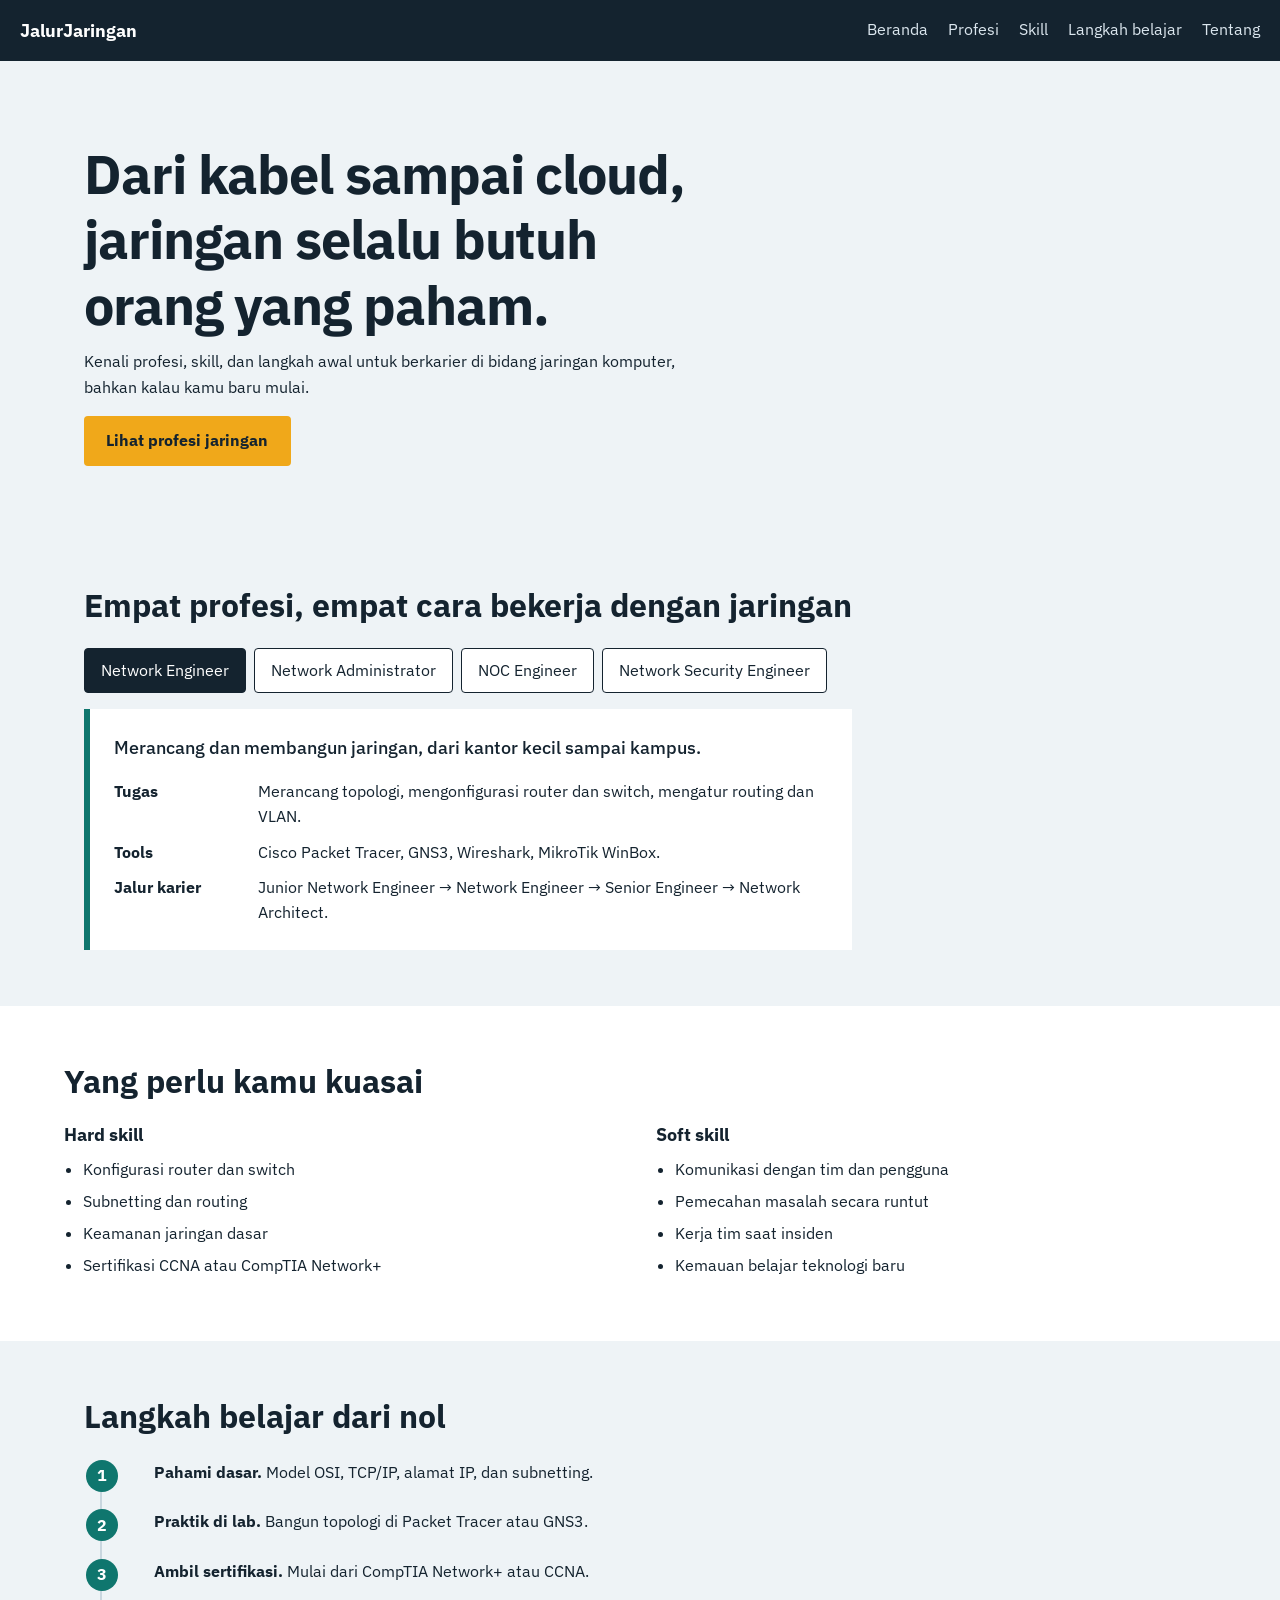
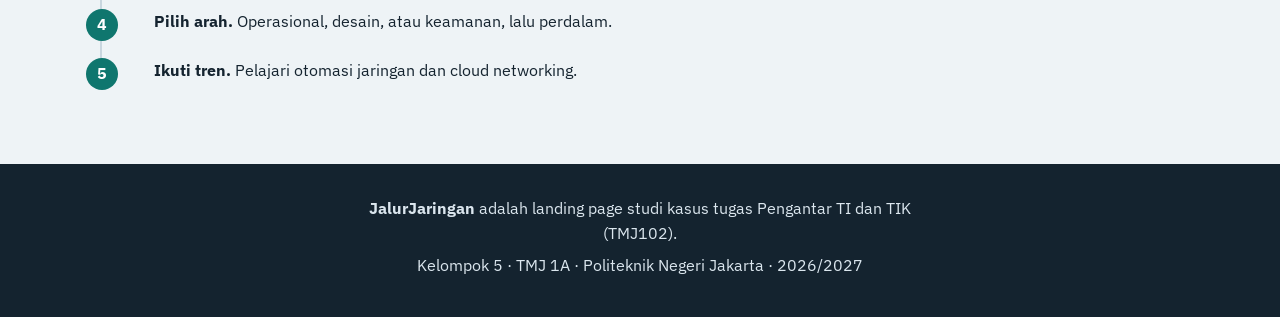
<file: files/index.html>
<!DOCTYPE html>
<html lang="id">
<head>
  <meta charset="UTF-8">
  <meta name="viewport" content="width=device-width, initial-scale=1">
  <title>JalurJaringan – Peta Karier Network untuk Pemula</title>
  <meta name="description" content="Kenali profesi, skill, dan langkah awal berkarier di bidang jaringan komputer.">
  <link rel="preconnect" href="https://fonts.googleapis.com">
  <link rel="stylesheet" href="https://fonts.googleapis.com/css2?family=IBM+Plex+Sans:wght@400;500;700&family=IBM+Plex+Mono:wght@500&display=swap">
  <link rel="stylesheet" href="style.css">
</head>
<body>

  <header class="site-header">
    <a class="brand" href="#beranda">JalurJaringan</a>
    <button class="nav-toggle" id="navToggle" aria-expanded="false" aria-controls="mainNav">Menu</button>
    <nav id="mainNav" class="main-nav" aria-label="Navigasi utama">
      <a href="#beranda">Beranda</a>
      <a href="#profesi">Profesi</a>
      <a href="#skill">Skill</a>
      <a href="#langkah">Langkah belajar</a>
      <a href="#tentang">Tentang</a>
    </nav>
  </header>

  <main>
    <!-- HERO -->
    <section class="hero" id="beranda">
      <div class="hero-text">
        <h1>Dari kabel sampai cloud, jaringan selalu butuh orang yang paham.</h1>
        <p>Kenali profesi, skill, dan langkah awal untuk berkarier di bidang jaringan komputer, bahkan kalau kamu baru mulai.</p>
        <a class="btn" href="#profesi">Lihat profesi jaringan</a>
      </div>
    </section>

    <!-- PROFESI -->
    <section class="section" id="profesi">
      <h2>Empat profesi, empat cara bekerja dengan jaringan</h2>
      <div class="tabs" role="tablist" aria-label="Pilih profesi">
        <button role="tab" id="tab-ne" aria-selected="true" aria-controls="panel-ne" data-role="ne">Network Engineer</button>
        <button role="tab" id="tab-na" aria-selected="false" aria-controls="panel-na" data-role="na" tabindex="-1">Network Administrator</button>
        <button role="tab" id="tab-noc" aria-selected="false" aria-controls="panel-noc" data-role="noc" tabindex="-1">NOC Engineer</button>
        <button role="tab" id="tab-nse" aria-selected="false" aria-controls="panel-nse" data-role="nse" tabindex="-1">Network Security Engineer</button>
      </div>

      <article class="panel" id="panel-ne" role="tabpanel" aria-labelledby="tab-ne">
        <p class="lead">Merancang dan membangun jaringan, dari kantor kecil sampai kampus.</p>
        <dl class="detail">
          <dt>Tugas</dt><dd>Merancang topologi, mengonfigurasi router dan switch, mengatur routing dan VLAN.</dd>
          <dt>Tools</dt><dd>Cisco Packet Tracer, GNS3, Wireshark, MikroTik WinBox.</dd>
          <dt>Jalur karier</dt><dd>Junior Network Engineer → Network Engineer → Senior Engineer → Network Architect.</dd>
        </dl>
      </article>

      <article class="panel" id="panel-na" role="tabpanel" aria-labelledby="tab-na" hidden>
        <p class="lead">Menjaga jaringan harian tetap berjalan dan terkelola.</p>
        <dl class="detail">
          <dt>Tugas</dt><dd>Mengelola akun dan hak akses, memantau perangkat, memperbarui firmware, mendokumentasikan jaringan.</dd>
          <dt>Tools</dt><dd>Winbox, SNMP monitoring, Zabbix, Active Directory.</dd>
          <dt>Jalur karier</dt><dd>IT Support → Network Administrator → IT Infrastructure Manager.</dd>
        </dl>
      </article>

      <article class="panel" id="panel-noc" role="tabpanel" aria-labelledby="tab-noc" hidden>
        <p class="lead">Mengawasi kondisi jaringan selama jam kerja atau 24 jam.</p>
        <dl class="detail">
          <dt>Tugas</dt><dd>Memantau dashboard, menangani insiden, mengeskalasi gangguan ke tim terkait, mencatat tiket.</dd>
          <dt>Tools</dt><dd>Grafana, Nagios, PRTG, sistem tiket seperti Jira Service Management.</dd>
          <dt>Jalur karier</dt><dd>NOC Operator → NOC Engineer → Network Engineer atau NOC Lead.</dd>
        </dl>
      </article>

      <article class="panel" id="panel-nse" role="tabpanel" aria-labelledby="tab-nse" hidden>
        <p class="lead">Melindungi jaringan dari akses dan serangan yang tidak sah.</p>
        <dl class="detail">
          <dt>Tugas</dt><dd>Mengatur firewall, VPN, dan IDS/IPS, menganalisis log, menguji celah keamanan.</dd>
          <dt>Tools</dt><dd>pfSense, Fortinet, Wireshark, Nmap, Snort.</dd>
          <dt>Jalur karier</dt><dd>Network Engineer → Network Security Engineer → Security Architect.</dd>
        </dl>
      </article>
    </section>

    <!-- SKILL -->
    <section class="section alt" id="skill">
      <h2>Yang perlu kamu kuasai</h2>
      <div class="two-col">
        <div>
          <h3>Hard skill</h3>
          <ul>
            <li>Konfigurasi router dan switch</li>
            <li>Subnetting dan routing</li>
            <li>Keamanan jaringan dasar</li>
            <li>Sertifikasi CCNA atau CompTIA Network+</li>
          </ul>
        </div>
        <div>
          <h3>Soft skill</h3>
          <ul>
            <li>Komunikasi dengan tim dan pengguna</li>
            <li>Pemecahan masalah secara runtut</li>
            <li>Kerja tim saat insiden</li>
            <li>Kemauan belajar teknologi baru</li>
          </ul>
        </div>
      </div>
    </section>

    <!-- LANGKAH (urutan nyata, jadi bernomor) -->
    <section class="section" id="langkah">
      <h2>Langkah belajar dari nol</h2>
      <ol class="steps">
        <li><strong>Pahami dasar.</strong> Model OSI, TCP/IP, alamat IP, dan subnetting.</li>
        <li><strong>Praktik di lab.</strong> Bangun topologi di Packet Tracer atau GNS3.</li>
        <li><strong>Ambil sertifikasi.</strong> Mulai dari CompTIA Network+ atau CCNA.</li>
        <li><strong>Pilih arah.</strong> Operasional, desain, atau keamanan, lalu perdalam.</li>
        <li><strong>Ikuti tren.</strong> Pelajari otomasi jaringan dan cloud networking.</li>
      </ol>
    </section>
  </main>

  <footer class="site-footer" id="tentang">
    <p><strong>JalurJaringan</strong> adalah landing page studi kasus tugas Pengantar TI dan TIK (TMJ102).</p>
    <p>Kelompok 5 · TMJ 1A · Politeknik Negeri Jakarta · 2026/2027</p>
  </footer>

  <script src="script.js"></script>
</body>
</html>
</file>
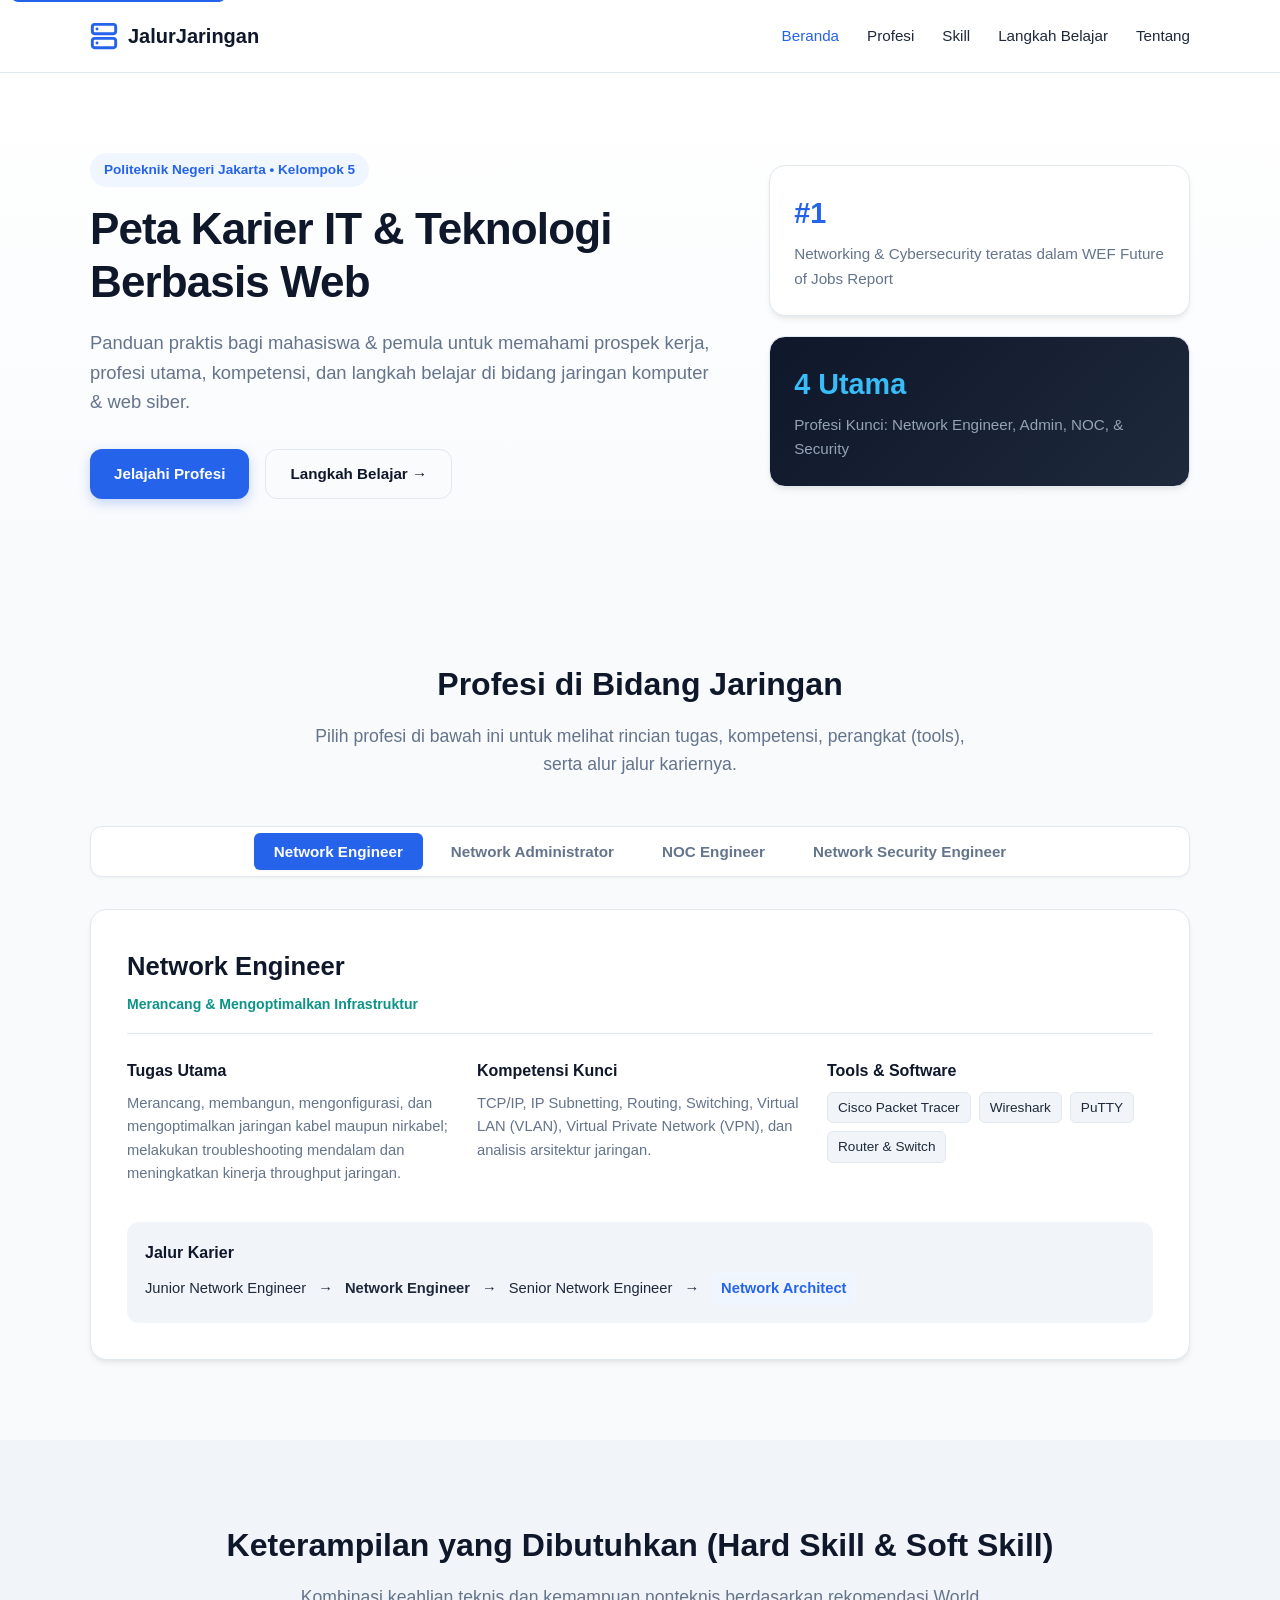
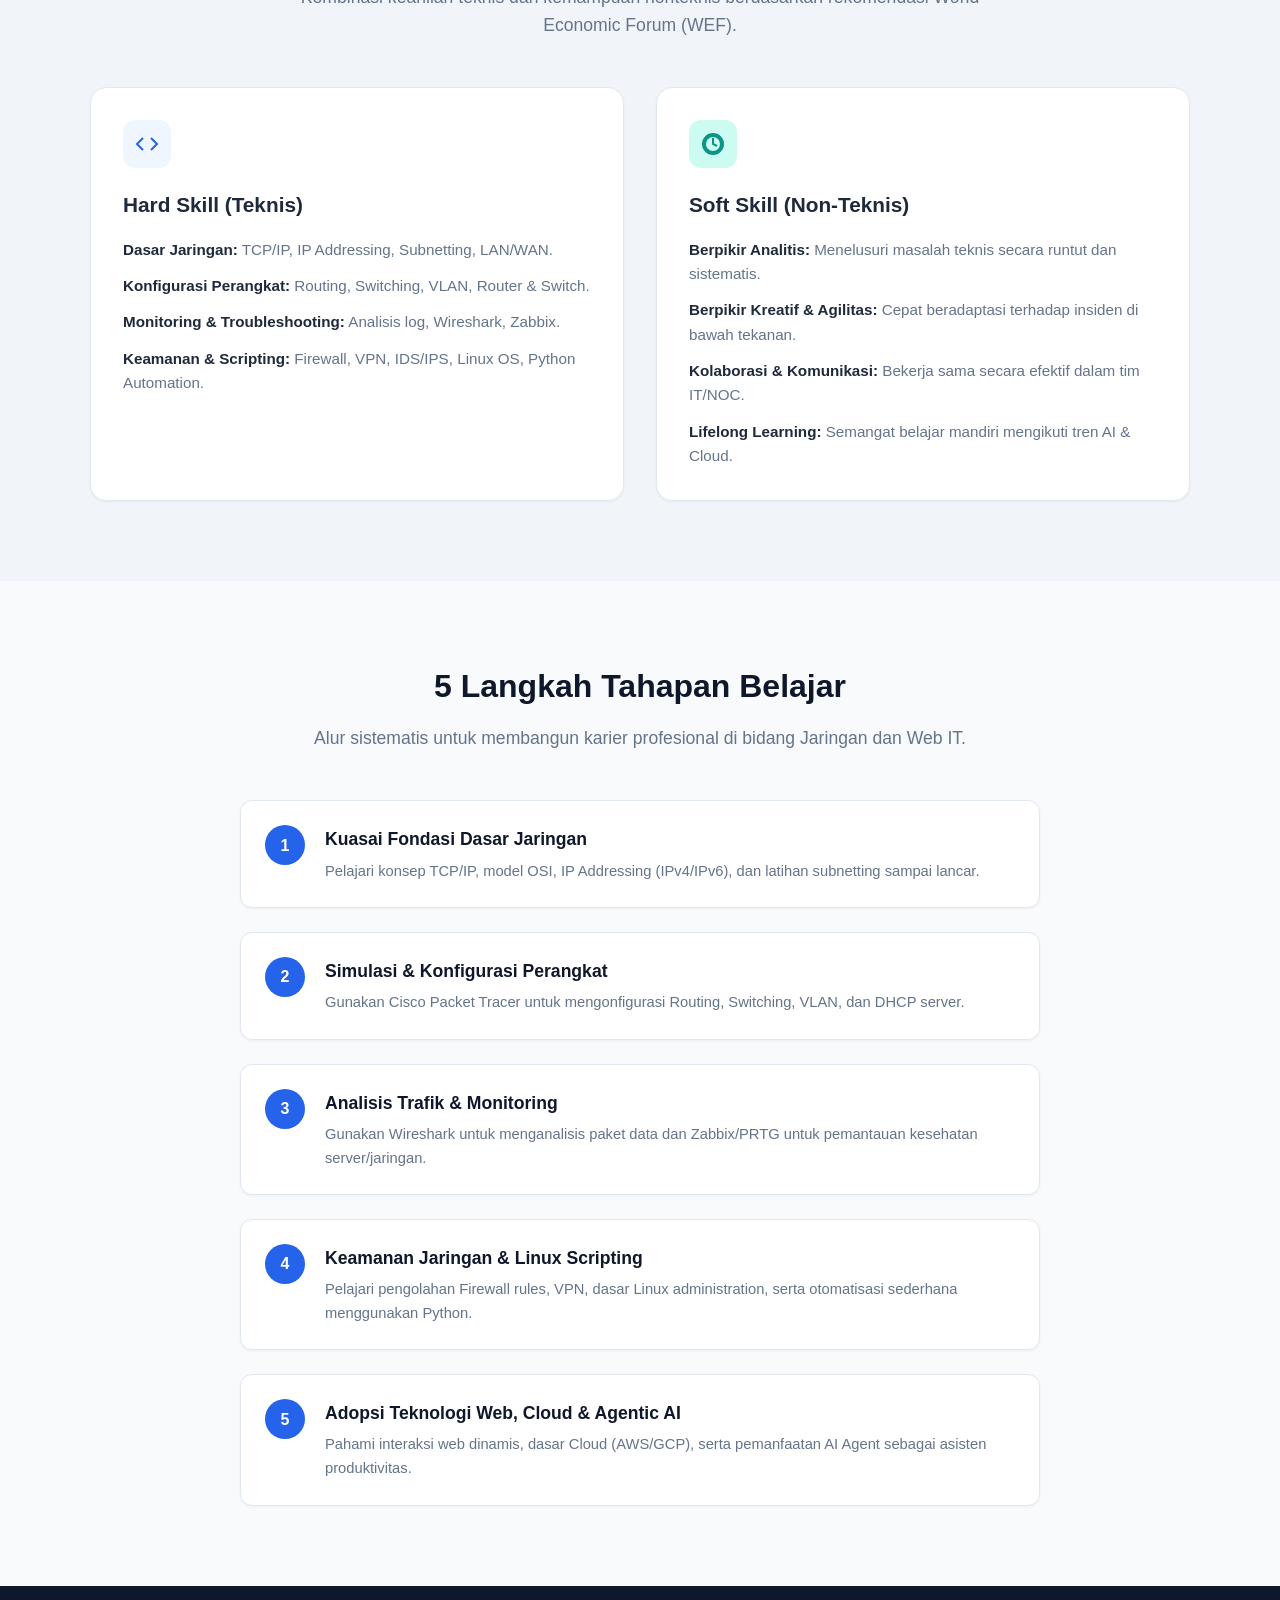
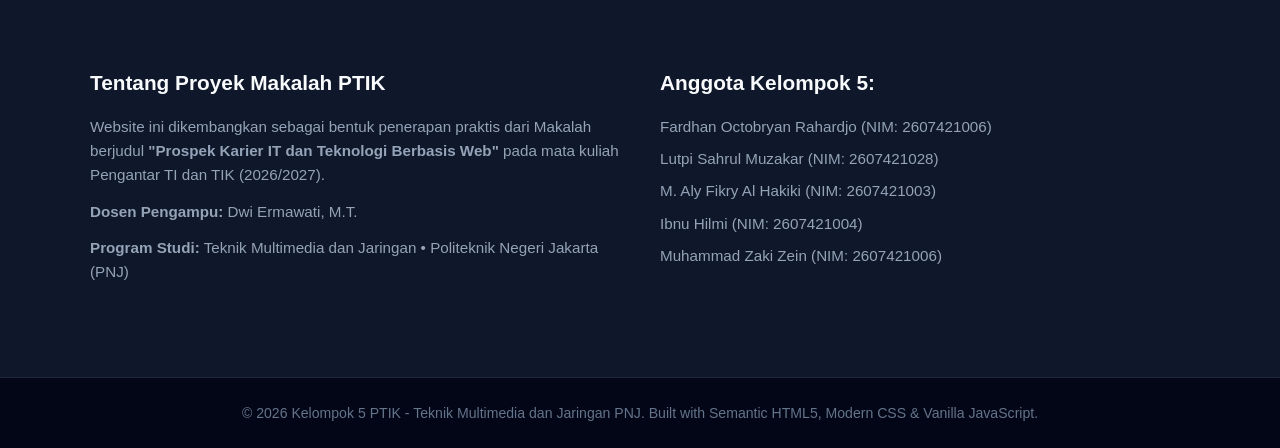
<file: jalur-jaringan-website/index.html>
<!DOCTYPE html>
<html lang="id">
<head>
    <meta charset="UTF-8">
    <meta name="viewport" content="width=device-width, initial-scale=1.0">
    <!-- Security Header Meta Tag (CSP) -->
    <meta http-equiv="Content-Security-Policy" content="default-src 'self'; style-src 'self' https://fonts.googleapis.com 'unsafe-inline'; font-src 'self' https://fonts.gstatic.com; script-src 'self'; img-src 'self' data:;">
    <meta name="description" content="JalurJaringan - Peta Karier IT & Teknologi Berbasis Web. Panduan interaktif profesi jaringan komputer untuk mahasiswa TMJ PNJ.">
    <title>JalurJaringan - Peta Karier IT & Teknologi Berbasis Web</title>
    <!-- Google Fonts -->
    <link rel="preconnect" href="https://fonts.googleapis.com">
    <link rel="preconnect" href="https://fonts.gstatic.com" crossorigin>
    <link href="https://fonts.googleapis.com/css2?family=Plus+Jakarta+Sans:wght@400;500;600;700;800&display=swap" rel="stylesheet">
    <link rel="stylesheet" href="css/style.css">
</head>
<body>
    <!-- Skip to Content for Accessibility -->
    <a href="#main-content" class="skip-link">Lompat ke Konten Utama</a>

    <!-- Header Navigation -->
    <header class="site-header">
        <div class="container nav-container">
            <a href="#" class="brand-logo">
                <svg width="28" height="28" viewBox="0 0 24 24" fill="none" stroke="currentColor" stroke-width="2.5" stroke-linecap="round" stroke-linejoin="round"><rect x="2" y="2" width="20" height="8" rx="2" ry="2"></rect><rect x="2" y="14" width="20" height="8" rx="2" ry="2"></rect><line x1="6" y1="6" x2="6.01" y2="6"></line><line x1="6" y1="18" x2="6.01" y2="18"></line></svg>
                <span>JalurJaringan</span>
            </a>
            
            <button class="mobile-toggle" aria-expanded="false" aria-controls="primary-menu" aria-label="Buka Menu Navigasi">
                <span class="hamburger"></span>
            </button>

            <nav id="primary-menu" class="nav-menu">
                <ul>
                    <li><a href="#beranda" class="nav-link active">Beranda</a></li>
                    <li><a href="#profesi" class="nav-link">Profesi</a></li>
                    <li><a href="#skill" class="nav-link">Skill</a></li>
                    <li><a href="#langkah-belajar" class="nav-link">Langkah Belajar</a></li>
                    <li><a href="#tentang" class="nav-link">Tentang</a></li>
                </ul>
            </nav>
        </div>
    </header>

    <main id="main-content">
        <!-- Hero Section -->
        <section id="beranda" class="hero-section">
            <div class="container hero-grid">
                <div class="hero-text">
                    <span class="badge">Politeknik Negeri Jakarta &bull; Kelompok 5</span>
                    <h1>Peta Karier IT &amp; Teknologi Berbasis Web</h1>
                    <p class="hero-subtitle">
                        Panduan praktis bagi mahasiswa &amp; pemula untuk memahami prospek kerja, profesi utama, kompetensi, dan langkah belajar di bidang jaringan komputer &amp; web siber.
                    </p>
                    <div class="hero-actions">
                        <a href="#profesi" class="btn btn-primary">Jelajahi Profesi</a>
                        <a href="#langkah-belajar" class="btn btn-secondary">Langkah Belajar &rarr;</a>
                    </div>
                </div>
                <div class="hero-card-preview">
                    <div class="stat-card">
                        <div class="stat-number">#1</div>
                        <div class="stat-label">Networking &amp; Cybersecurity teratas dalam WEF Future of Jobs Report</div>
                    </div>
                    <div class="stat-card accent">
                        <div class="stat-number">4 Utama</div>
                        <div class="stat-label">Profesi Kunci: Network Engineer, Admin, NOC, &amp; Security</div>
                    </div>
                </div>
            </div>
        </section>

        <!-- Section Profesi (Interactive Tabs) -->
        <section id="profesi" class="section profesi-section">
            <div class="container">
                <div class="section-header text-center">
                    <h2>Profesi di Bidang Jaringan</h2>
                    <p>Pilih profesi di bawah ini untuk melihat rincian tugas, kompetensi, perangkat (tools), serta alur jalur kariernya.</p>
                </div>

                <!-- Tab Controls -->
                <div class="tab-list" role="tablist" aria-label="Pilihan Profesi Jaringan">
                    <button role="tab" aria-selected="true" aria-controls="panel-ne" id="tab-ne" data-role="ne" tabindex="0">Network Engineer</button>
                    <button role="tab" aria-selected="false" aria-controls="panel-na" id="tab-na" data-role="na" tabindex="-1">Network Administrator</button>
                    <button role="tab" aria-selected="false" aria-controls="panel-noc" id="tab-noc" data-role="noc" tabindex="-1">NOC Engineer</button>
                    <button role="tab" aria-selected="false" aria-controls="panel-nse" id="tab-nse" data-role="nse" tabindex="-1">Network Security Engineer</button>
                </div>

                <!-- Tab Panels -->
                <!-- Panel 1: Network Engineer -->
                <div id="panel-ne" role="tabpanel" aria-labelledby="tab-ne" class="tab-panel active">
                    <div class="profesi-card">
                        <div class="profesi-card-header">
                            <h3>Network Engineer</h3>
                            <span class="role-tag">Merancang &amp; Mengoptimalkan Infrastruktur</span>
                        </div>
                        <div class="profesi-grid">
                            <div class="profesi-box">
                                <h4>Tugas Utama</h4>
                                <p>Merancang, membangun, mengonfigurasi, dan mengoptimalkan jaringan kabel maupun nirkabel; melakukan troubleshooting mendalam dan meningkatkan kinerja throughput jaringan.</p>
                            </div>
                            <div class="profesi-box">
                                <h4>Kompetensi Kunci</h4>
                                <p>TCP/IP, IP Subnetting, Routing, Switching, Virtual LAN (VLAN), Virtual Private Network (VPN), dan analisis arsitektur jaringan.</p>
                            </div>
                            <div class="profesi-box">
                                <h4>Tools &amp; Software</h4>
                                <ul class="tags-list">
                                    <li>Cisco Packet Tracer</li>
                                    <li>Wireshark</li>
                                    <li>PuTTY</li>
                                    <li>Router &amp; Switch</li>
                                </ul>
                            </div>
                            <div class="profesi-box full-width">
                                <h4>Jalur Karier</h4>
                                <div class="career-path">
                                    <span>Junior Network Engineer</span> &rarr; 
                                    <strong>Network Engineer</strong> &rarr; 
                                    <span>Senior Network Engineer</span> &rarr; 
                                    <span class="badge-highlight">Network Architect</span>
                                </div>
                            </div>
                        </div>
                    </div>
                </div>

                <!-- Panel 2: Network Administrator -->
                <div id="panel-na" role="tabpanel" aria-labelledby="tab-na" class="tab-panel hidden">
                    <div class="profesi-card">
                        <div class="profesi-card-header">
                            <h3>Network Administrator</h3>
                            <span class="role-tag">Pemeliharaan &amp; Operasional Harian</span>
                        </div>
                        <div class="profesi-grid">
                            <div class="profesi-box">
                                <h4>Tugas Utama</h4>
                                <p>Mengelola operasional jaringan harian, memelihara router dan switch, mengatur hak akses pengguna, memeriksa konektivitas, serta menangani gangguan rutin.</p>
                            </div>
                            <div class="profesi-box">
                                <h4>Kompetensi Kunci</h4>
                                <p>Konfigurasi LAN/WAN, IP Addressing, administrasi sistem (Windows/Linux Server), manajemen akun pengguna, dan troubleshooting harian.</p>
                            </div>
                            <div class="profesi-box">
                                <h4>Tools &amp; Software</h4>
                                <ul class="tags-list">
                                    <li>Wireshark</li>
                                    <li>PuTTY</li>
                                    <li>Monitoring Tools</li>
                                    <li>Active Directory</li>
                                </ul>
                            </div>
                            <div class="profesi-box full-width">
                                <h4>Jalur Karier</h4>
                                <div class="career-path">
                                    <span>IT Support / Network Tech</span> &rarr; 
                                    <strong>Network Administrator</strong> &rarr; 
                                    <span>Senior Network Admin</span> &rarr; 
                                    <span class="badge-highlight">Network Manager</span>
                                </div>
                            </div>
                        </div>
                    </div>
                </div>

                <!-- Panel 3: NOC Engineer -->
                <div id="panel-noc" role="tabpanel" aria-labelledby="tab-noc" class="tab-panel hidden">
                    <div class="profesi-card">
                        <div class="profesi-card-header">
                            <h3>NOC Engineer (Network Operations Center)</h3>
                            <span class="role-tag">Monitoring 24/7 &amp; Penanganan Insiden</span>
                        </div>
                        <div class="profesi-grid">
                            <div class="profesi-box">
                                <h4>Tugas Utama</h4>
                                <p>Memantau kondisi dan kinerja jaringan secara terus-menerus, menangani alarm sistem, menguji log gangguan awal, serta meneruskan tiket insiden kepada tim eskalasi.</p>
                            </div>
                            <div class="profesi-box">
                                <h4>Kompetensi Kunci</h4>
                                <p>Monitoring sistem &amp; jaringan, analisis log, pemahaman protokol SNMP/ICMP, troubleshooting awal, dokumentasi insiden, dan komunikasi tim.</p>
                            </div>
                            <div class="profesi-box">
                                <h4>Tools &amp; Software</h4>
                                <ul class="tags-list">
                                    <li>Zabbix</li>
                                    <li>PRTG Network Monitor</li>
                                    <li>Nagios</li>
                                    <li>Sistem Ticketing</li>
                                </ul>
                            </div>
                            <div class="profesi-box full-width">
                                <h4>Jalur Karier</h4>
                                <div class="career-path">
                                    <span>NOC Technician / Operator</span> &rarr; 
                                    <strong>NOC Engineer</strong> &rarr; 
                                    <span>Senior NOC Engineer</span> &rarr; 
                                    <span class="badge-highlight">NOC Team Lead / Operations Manager</span>
                                </div>
                            </div>
                        </div>
                    </div>
                </div>

                <!-- Panel 4: Network Security Engineer -->
                <div id="panel-nse" role="tabpanel" aria-labelledby="tab-nse" class="tab-panel hidden">
                    <div class="profesi-card">
                        <div class="profesi-card-header">
                            <h3>Network Security Engineer</h3>
                            <span class="role-tag">Proteksi &amp; Keamanan Siber Jaringan</span>
                        </div>
                        <div class="profesi-grid">
                            <div class="profesi-box">
                                <h4>Tugas Utama</h4>
                                <p>Merancang dan menerapkan sistem pertahanan siber jaringan, mengelola Firewall &amp; VPN, memantau ancaman intrusi, menguji kerentanan, serta merespons insiden keamanan.</p>
                            </div>
                            <div class="profesi-box">
                                <h4>Kompetensi Kunci</h4>
                                <p>Keamanan Jaringan, Firewall Rules, IPSec/SSL VPN, IDS/IPS (Suricata/Snort), Segmentasi Jaringan, Vulnerability Scanning, dan Kriptografi.</p>
                            </div>
                            <div class="profesi-box">
                                <h4>Tools &amp; Software</h4>
                                <ul class="tags-list">
                                    <li>Wireshark</li>
                                    <li>Next-Gen Firewall</li>
                                    <li>Suricata / Snort</li>
                                    <li>SIEM (Splunk / Wazuh)</li>
                                </ul>
                            </div>
                            <div class="profesi-box full-width">
                                <h4>Jalur Karier</h4>
                                <div class="career-path">
                                    <span>Junior Security Engineer</span> &rarr; 
                                    <strong>Network Security Engineer</strong> &rarr; 
                                    <span>Senior Security Engineer</span> &rarr; 
                                    <span class="badge-highlight">Security Architect / Security Manager</span>
                                </div>
                            </div>
                        </div>
                    </div>
                </div>
            </div>
        </section>

        <!-- Section Skill -->
        <section id="skill" class="section bg-light">
            <div class="container">
                <div class="section-header text-center">
                    <h2>Keterampilan yang Dibutuhkan (Hard Skill &amp; Soft Skill)</h2>
                    <p>Kombinasi keahlian teknis dan kemampuan nonteknis berdasarkan rekomendasi World Economic Forum (WEF).</p>
                </div>
                
                <div class="skill-grid">
                    <!-- Hard Skill Card -->
                    <div class="skill-card">
                        <div class="skill-card-icon hard">
                            <svg width="24" height="24" viewBox="0 0 24 24" fill="none" stroke="currentColor" stroke-width="2"><path d="M16 18l6-6-6-6"></path><path d="M8 6L2 12l6 6"></path></svg>
                        </div>
                        <h3>Hard Skill (Teknis)</h3>
                        <ul class="skill-list">
                            <li><strong>Dasar Jaringan:</strong> TCP/IP, IP Addressing, Subnetting, LAN/WAN.</li>
                            <li><strong>Konfigurasi Perangkat:</strong> Routing, Switching, VLAN, Router &amp; Switch.</li>
                            <li><strong>Monitoring &amp; Troubleshooting:</strong> Analisis log, Wireshark, Zabbix.</li>
                            <li><strong>Keamanan &amp; Scripting:</strong> Firewall, VPN, IDS/IPS, Linux OS, Python Automation.</li>
                        </ul>
                    </div>

                    <!-- Soft Skill Card -->
                    <div class="skill-card">
                        <div class="skill-card-icon soft">
                            <svg width="24" height="24" viewBox="0 0 24 24" fill="none" stroke="currentColor" stroke-width="2"><path d="M12 2a10 10 0 1 0 10 10A10 10 0 0 0 12 2zm0 18a8 8 0 1 1 8-8 8 8 0 0 1-8 8z"></path><path d="M12 6v6l4 2"></path></svg>
                        </div>
                        <h3>Soft Skill (Non-Teknis)</h3>
                        <ul class="skill-list">
                            <li><strong>Berpikir Analitis:</strong> Menelusuri masalah teknis secara runtut dan sistematis.</li>
                            <li><strong>Berpikir Kreatif &amp; Agilitas:</strong> Cepat beradaptasi terhadap insiden di bawah tekanan.</li>
                            <li><strong>Kolaborasi &amp; Komunikasi:</strong> Bekerja sama secara efektif dalam tim IT/NOC.</li>
                            <li><strong>Lifelong Learning:</strong> Semangat belajar mandiri mengikuti tren AI &amp; Cloud.</li>
                        </ul>
                    </div>
                </div>
            </div>
        </section>

        <!-- Section Langkah Belajar -->
        <section id="langkah-belajar" class="section">
            <div class="container">
                <div class="section-header text-center">
                    <h2>5 Langkah Tahapan Belajar</h2>
                    <p>Alur sistematis untuk membangun karier profesional di bidang Jaringan dan Web IT.</p>
                </div>

                <div class="timeline">
                    <div class="timeline-step">
                        <div class="timeline-number">1</div>
                        <div class="timeline-content">
                            <h3>Kuasai Fondasi Dasar Jaringan</h3>
                            <p>Pelajari konsep TCP/IP, model OSI, IP Addressing (IPv4/IPv6), dan latihan subnetting sampai lancar.</p>
                        </div>
                    </div>
                    <div class="timeline-step">
                        <div class="timeline-number">2</div>
                        <div class="timeline-content">
                            <h3>Simulasi &amp; Konfigurasi Perangkat</h3>
                            <p>Gunakan Cisco Packet Tracer untuk mengonfigurasi Routing, Switching, VLAN, dan DHCP server.</p>
                        </div>
                    </div>
                    <div class="timeline-step">
                        <div class="timeline-number">3</div>
                        <div class="timeline-content">
                            <h3>Analisis Trafik &amp; Monitoring</h3>
                            <p>Gunakan Wireshark untuk menganalisis paket data dan Zabbix/PRTG untuk pemantauan kesehatan server/jaringan.</p>
                        </div>
                    </div>
                    <div class="timeline-step">
                        <div class="timeline-number">4</div>
                        <div class="timeline-content">
                            <h3>Keamanan Jaringan &amp; Linux Scripting</h3>
                            <p>Pelajari pengolahan Firewall rules, VPN, dasar Linux administration, serta otomatisasi sederhana menggunakan Python.</p>
                        </div>
                    </div>
                    <div class="timeline-step">
                        <div class="timeline-number">5</div>
                        <div class="timeline-content">
                            <h3>Adopsi Teknologi Web, Cloud &amp; Agentic AI</h3>
                            <p>Pahami interaksi web dinamis, dasar Cloud (AWS/GCP), serta pemanfaatan AI Agent sebagai asisten produktivitas.</p>
                        </div>
                    </div>
                </div>
            </div>
        </section>

        <!-- Section tentang / Footer -->
        <section id="tentang" class="section bg-dark text-white">
            <div class="container">
                <div class="tentang-grid">
                    <div class="tentang-info">
                        <h3>Tentang Proyek Makalah PTIK</h3>
                        <p>Website ini dikembangkan sebagai bentuk penerapan praktis dari Makalah berjudul <strong>"Prospek Karier IT dan Teknologi Berbasis Web"</strong> pada mata kuliah Pengantar TI dan TIK (2026/2027).</p>
                        <p><strong>Dosen Pengampu:</strong> Dwi Ermawati, M.T.</p>
                        <p><strong>Program Studi:</strong> Teknik Multimedia dan Jaringan &bull; Politeknik Negeri Jakarta (PNJ)</p>
                    </div>

                    <div class="kelompok-box">
                        <h4>Anggota Kelompok 5:</h4>
                        <ul>
                            <li>Fardhan Octobryan Rahardjo (NIM: 2607421006)</li>
                            <li>Lutpi Sahrul Muzakar (NIM: 2607421028)</li>
                            <li>M. Aly Fikry Al Hakiki (NIM: 2607421003)</li>
                            <li>Ibnu Hilmi (NIM: 2607421004)</li>
                            <li>Muhammad Zaki Zein (NIM: 2607421006)</li>
                        </ul>
                    </div>
                </div>
            </div>
        </section>
    </main>

    <footer class="site-footer">
        <div class="container text-center">
            <p>&copy; 2026 Kelompok 5 PTIK - Teknik Multimedia dan Jaringan PNJ. Built with Semantic HTML5, Modern CSS &amp; Vanilla JavaScript.</p>
        </div>
    </footer>

    <script src="js/app.js"></script>
</body>
</html>
</file>
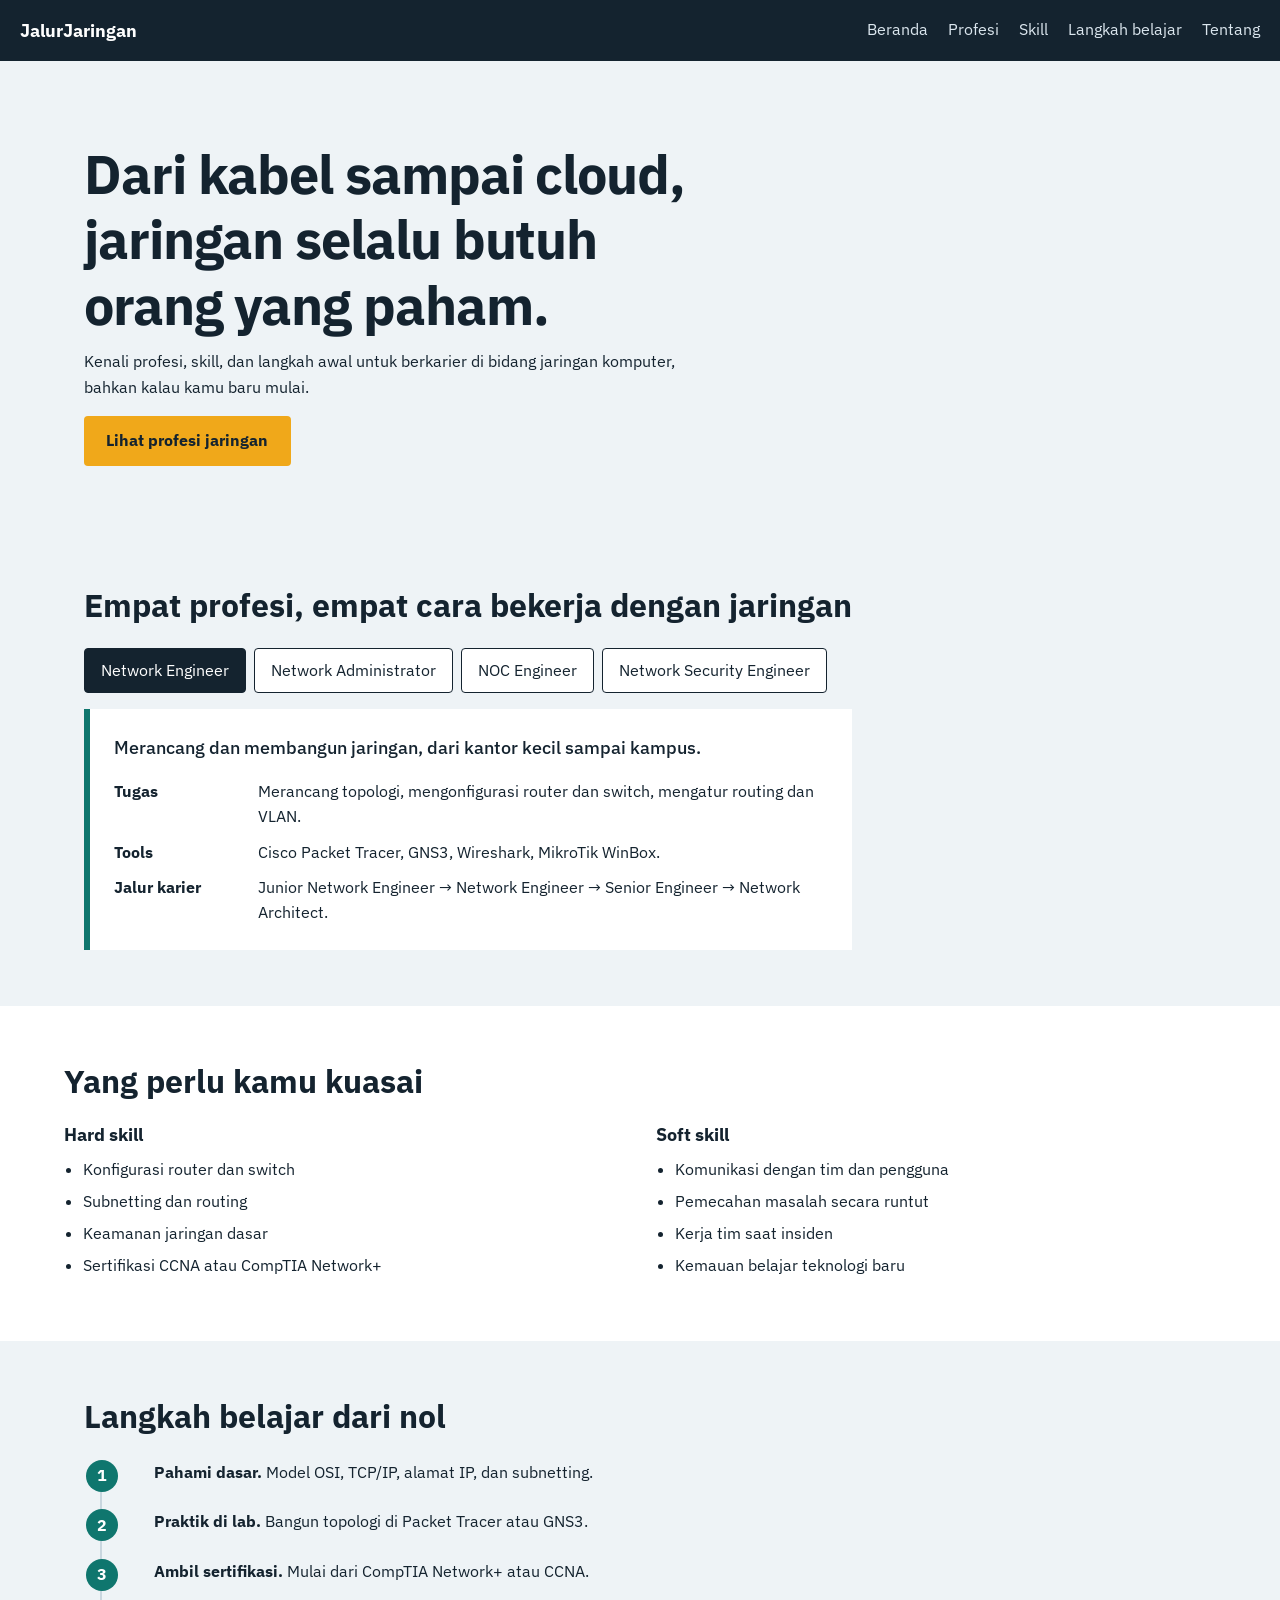
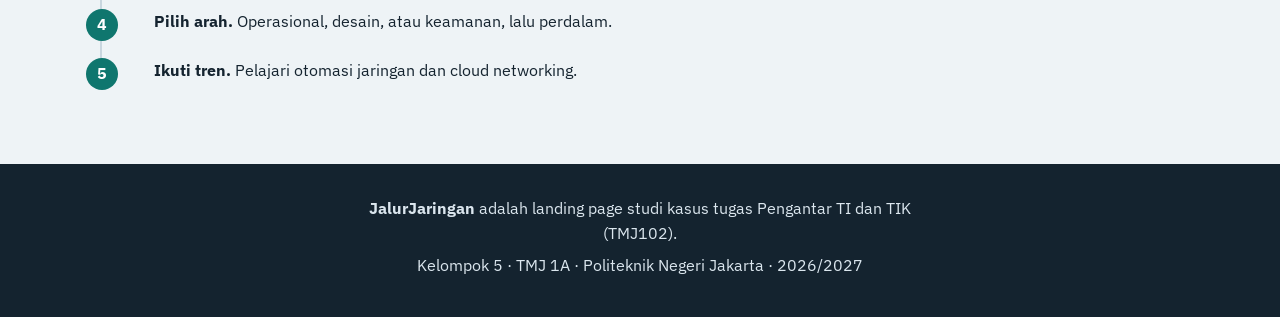
<file: files/landing-page-satu-file.html>
<!DOCTYPE html>
<html lang="id">
<head>
  <meta charset="UTF-8">
  <meta name="viewport" content="width=device-width, initial-scale=1">
  <title>JalurJaringan – Peta Karier Network untuk Pemula</title>
  <meta name="description" content="Kenali profesi, skill, dan langkah awal berkarier di bidang jaringan komputer.">
  <link rel="preconnect" href="https://fonts.googleapis.com">
  <link rel="stylesheet" href="https://fonts.googleapis.com/css2?family=IBM+Plex+Sans:wght@400;500;700&family=IBM+Plex+Mono:wght@500&display=swap">
  <style>
:root {
  --bg: #eef3f6;
  --surface: #ffffff;
  --ink: #14232f;
  --muted: #4b5f6e;
  --line: #c9d6df;
  --teal: #0f766e;
  --amber: #f0a81a;
  --font: "IBM Plex Sans", "Segoe UI", Arial, sans-serif;
  --mono: "IBM Plex Mono", Consolas, monospace;
}

* { box-sizing: border-box; }
html { scroll-behavior: smooth; scroll-padding-top: 4.5rem; }
body {
  margin: 0;
  font-family: var(--font);
  color: var(--ink);
  background: var(--bg);
  line-height: 1.6;
}
h1, h2, h3 { line-height: 1.2; margin: 0 0 .75rem; }
h1 { max-width: 20ch; font-size: clamp(2rem, 5vw, 3.4rem); font-weight: 700; letter-spacing: -.02em; }
h2 { font-size: clamp(1.4rem, 3vw, 2rem); }
h3 { font-size: 1.1rem; }
p { margin: 0 0 1rem; max-width: 60ch; }
a { color: var(--teal); }
:focus-visible { outline: 3px solid var(--amber); outline-offset: 2px; }

/* Header */
.site-header {
  position: sticky; top: 0; z-index: 10;
  display: flex; align-items: center; justify-content: space-between;
  padding: .8rem 1.25rem;
  background: var(--ink);
}
.brand { color: #fff; font-weight: 700; text-decoration: none; font-size: 1.15rem; }
.main-nav { display: flex; gap: 1.25rem; }
.main-nav a { color: #dbe6ee; text-decoration: none; padding: .25rem 0; border-bottom: 2px solid transparent; }
.main-nav a:hover { border-bottom-color: var(--amber); }
.nav-toggle {
  display: none; font: inherit; color: #fff; background: transparent;
  border: 1px solid #5d7384; padding: .35rem .8rem; cursor: pointer;
}

/* Hero */
.hero {
  max-width: 72rem; margin: 0 auto; padding: 5rem 1.25rem 4rem;
}
.btn {
  display: inline-block; background: var(--amber); color: var(--ink);
  font-weight: 700; padding: .75rem 1.4rem; text-decoration: none;
  border-radius: 4px;
}
.btn:hover { background: #ffbc3a; }

/* Sections */
.section { max-width: 72rem; margin: 0 auto; padding: 3.5rem 1.25rem; }
.section.alt { max-width: none; background: var(--surface); }
.section.alt > * { max-width: 72rem; margin-left: auto; margin-right: auto; }

/* Tabs */
.tabs { display: flex; flex-wrap: wrap; gap: .5rem; margin: 1.5rem 0 1rem; }
.tabs button {
  font: inherit; padding: .55rem 1rem; cursor: pointer;
  background: var(--surface); color: var(--ink);
  border: 1px solid var(--ink); border-radius: 4px;
}
.tabs button[aria-selected="true"] { background: var(--ink); color: #fff; }
.panel {
  background: var(--surface); border-left: 6px solid var(--teal);
  padding: 1.5rem; max-width: 48rem;
}
.lead { font-size: 1.15rem; font-weight: 500; }
.detail { display: grid; grid-template-columns: 8rem 1fr; gap: .6rem 1rem; margin: 0; }
.detail dt { font-weight: 700; }
.detail dd { margin: 0; }

/* Skill */
.two-col { display: grid; grid-template-columns: 1fr 1fr; gap: 2rem; margin-top: 1.5rem; }
.two-col ul { padding-left: 1.2rem; margin: 0; }
.two-col li { margin-bottom: .4rem; }

/* Langkah */
.steps { counter-reset: step; list-style: none; padding: 0; margin: 1.5rem 0 0; max-width: 48rem; }
.steps li {
  counter-increment: step; position: relative;
  padding: 0 0 1.5rem 3.25rem; border-left: 2px solid var(--line); margin-left: 1rem;
}
.steps li:last-child { border-left-color: transparent; }
.steps li::before {
  content: counter(step);
  position: absolute; left: -1rem; top: 0;
  width: 2rem; height: 2rem; border-radius: 50%;
  background: var(--teal); color: #fff; font-weight: 700;
  display: grid; place-items: center;
}

/* Footer */
.site-footer { background: var(--ink); color: #dbe6ee; padding: 2rem 1.25rem; text-align: center; }
.site-footer p { margin: 0 auto .4rem; }

/* Responsif */
@media (max-width: 820px) {
  .hero { padding-top: 3rem; }
  .two-col { grid-template-columns: 1fr; }
  .detail { grid-template-columns: 1fr; gap: .1rem; }
  .detail dd { margin-bottom: .6rem; }
  .nav-toggle { display: block; }
  .main-nav {
    display: none; position: absolute; top: 100%; left: 0; right: 0;
    flex-direction: column; gap: 0; background: var(--ink); padding: .5rem 1.25rem 1rem;
  }
  .main-nav.open { display: flex; }
  .main-nav a { padding: .6rem 0; }
}
@media (prefers-reduced-motion: reduce) {
  html { scroll-behavior: auto; }
}

</style>
</head>
<body>

  <header class="site-header">
    <a class="brand" href="#beranda">JalurJaringan</a>
    <button class="nav-toggle" id="navToggle" aria-expanded="false" aria-controls="mainNav">Menu</button>
    <nav id="mainNav" class="main-nav" aria-label="Navigasi utama">
      <a href="#beranda">Beranda</a>
      <a href="#profesi">Profesi</a>
      <a href="#skill">Skill</a>
      <a href="#langkah">Langkah belajar</a>
      <a href="#tentang">Tentang</a>
    </nav>
  </header>

  <main>
    <!-- HERO -->
    <section class="hero" id="beranda">
      <div class="hero-text">
        <h1>Dari kabel sampai cloud, jaringan selalu butuh orang yang paham.</h1>
        <p>Kenali profesi, skill, dan langkah awal untuk berkarier di bidang jaringan komputer, bahkan kalau kamu baru mulai.</p>
        <a class="btn" href="#profesi">Lihat profesi jaringan</a>
      </div>
    </section>

    <!-- PROFESI -->
    <section class="section" id="profesi">
      <h2>Empat profesi, empat cara bekerja dengan jaringan</h2>
      <div class="tabs" role="tablist" aria-label="Pilih profesi">
        <button role="tab" id="tab-ne" aria-selected="true" aria-controls="panel-ne" data-role="ne">Network Engineer</button>
        <button role="tab" id="tab-na" aria-selected="false" aria-controls="panel-na" data-role="na" tabindex="-1">Network Administrator</button>
        <button role="tab" id="tab-noc" aria-selected="false" aria-controls="panel-noc" data-role="noc" tabindex="-1">NOC Engineer</button>
        <button role="tab" id="tab-nse" aria-selected="false" aria-controls="panel-nse" data-role="nse" tabindex="-1">Network Security Engineer</button>
      </div>

      <article class="panel" id="panel-ne" role="tabpanel" aria-labelledby="tab-ne">
        <p class="lead">Merancang dan membangun jaringan, dari kantor kecil sampai kampus.</p>
        <dl class="detail">
          <dt>Tugas</dt><dd>Merancang topologi, mengonfigurasi router dan switch, mengatur routing dan VLAN.</dd>
          <dt>Tools</dt><dd>Cisco Packet Tracer, GNS3, Wireshark, MikroTik WinBox.</dd>
          <dt>Jalur karier</dt><dd>Junior Network Engineer → Network Engineer → Senior Engineer → Network Architect.</dd>
        </dl>
      </article>

      <article class="panel" id="panel-na" role="tabpanel" aria-labelledby="tab-na" hidden>
        <p class="lead">Menjaga jaringan harian tetap berjalan dan terkelola.</p>
        <dl class="detail">
          <dt>Tugas</dt><dd>Mengelola akun dan hak akses, memantau perangkat, memperbarui firmware, mendokumentasikan jaringan.</dd>
          <dt>Tools</dt><dd>Winbox, SNMP monitoring, Zabbix, Active Directory.</dd>
          <dt>Jalur karier</dt><dd>IT Support → Network Administrator → IT Infrastructure Manager.</dd>
        </dl>
      </article>

      <article class="panel" id="panel-noc" role="tabpanel" aria-labelledby="tab-noc" hidden>
        <p class="lead">Mengawasi kondisi jaringan selama jam kerja atau 24 jam.</p>
        <dl class="detail">
          <dt>Tugas</dt><dd>Memantau dashboard, menangani insiden, mengeskalasi gangguan ke tim terkait, mencatat tiket.</dd>
          <dt>Tools</dt><dd>Grafana, Nagios, PRTG, sistem tiket seperti Jira Service Management.</dd>
          <dt>Jalur karier</dt><dd>NOC Operator → NOC Engineer → Network Engineer atau NOC Lead.</dd>
        </dl>
      </article>

      <article class="panel" id="panel-nse" role="tabpanel" aria-labelledby="tab-nse" hidden>
        <p class="lead">Melindungi jaringan dari akses dan serangan yang tidak sah.</p>
        <dl class="detail">
          <dt>Tugas</dt><dd>Mengatur firewall, VPN, dan IDS/IPS, menganalisis log, menguji celah keamanan.</dd>
          <dt>Tools</dt><dd>pfSense, Fortinet, Wireshark, Nmap, Snort.</dd>
          <dt>Jalur karier</dt><dd>Network Engineer → Network Security Engineer → Security Architect.</dd>
        </dl>
      </article>
    </section>

    <!-- SKILL -->
    <section class="section alt" id="skill">
      <h2>Yang perlu kamu kuasai</h2>
      <div class="two-col">
        <div>
          <h3>Hard skill</h3>
          <ul>
            <li>Konfigurasi router dan switch</li>
            <li>Subnetting dan routing</li>
            <li>Keamanan jaringan dasar</li>
            <li>Sertifikasi CCNA atau CompTIA Network+</li>
          </ul>
        </div>
        <div>
          <h3>Soft skill</h3>
          <ul>
            <li>Komunikasi dengan tim dan pengguna</li>
            <li>Pemecahan masalah secara runtut</li>
            <li>Kerja tim saat insiden</li>
            <li>Kemauan belajar teknologi baru</li>
          </ul>
        </div>
      </div>
    </section>

    <!-- LANGKAH (urutan nyata, jadi bernomor) -->
    <section class="section" id="langkah">
      <h2>Langkah belajar dari nol</h2>
      <ol class="steps">
        <li><strong>Pahami dasar.</strong> Model OSI, TCP/IP, alamat IP, dan subnetting.</li>
        <li><strong>Praktik di lab.</strong> Bangun topologi di Packet Tracer atau GNS3.</li>
        <li><strong>Ambil sertifikasi.</strong> Mulai dari CompTIA Network+ atau CCNA.</li>
        <li><strong>Pilih arah.</strong> Operasional, desain, atau keamanan, lalu perdalam.</li>
        <li><strong>Ikuti tren.</strong> Pelajari otomasi jaringan dan cloud networking.</li>
      </ol>
    </section>
  </main>

  <footer class="site-footer" id="tentang">
    <p><strong>JalurJaringan</strong> adalah landing page studi kasus tugas Pengantar TI dan TIK (TMJ102).</p>
    <p>Kelompok 5 · TMJ 1A · Politeknik Negeri Jakarta · 2026/2027</p>
  </footer>

  <script>
// ===== 1. Menu navigasi (mobile) =====
const navToggle = document.getElementById("navToggle");
const mainNav = document.getElementById("mainNav");

navToggle.addEventListener("click", () => {
  const open = mainNav.classList.toggle("open");
  navToggle.setAttribute("aria-expanded", String(open));
});
mainNav.addEventListener("click", (e) => {
  if (e.target.tagName === "A") {
    mainNav.classList.remove("open");
    navToggle.setAttribute("aria-expanded", "false");
  }
});

// ===== 2. Tab profesi =====
const tabs = document.querySelectorAll('[role="tab"]');
const panels = document.querySelectorAll('[role="tabpanel"]');

function activateTab(tab) {
  tabs.forEach((t) => {
    const selected = t === tab;
    t.setAttribute("aria-selected", String(selected));
    t.tabIndex = selected ? 0 : -1;
  });
  panels.forEach((p) => {
    p.hidden = p.id !== "panel-" + tab.dataset.role;
  });
}
tabs.forEach((tab, i) => {
  tab.addEventListener("click", () => activateTab(tab));
  tab.addEventListener("keydown", (e) => {
    let next = null;
    if (e.key === "ArrowRight") next = tabs[(i + 1) % tabs.length];
    if (e.key === "ArrowLeft") next = tabs[(i - 1 + tabs.length) % tabs.length];
    if (next) { next.focus(); activateTab(next); }
  });
});

</script>
</body>
</html>
</file>
<file: files/style.css>
:root {
  --bg: #eef3f6;
  --surface: #ffffff;
  --ink: #14232f;
  --muted: #4b5f6e;
  --line: #c9d6df;
  --teal: #0f766e;
  --amber: #f0a81a;
  --font: "IBM Plex Sans", "Segoe UI", Arial, sans-serif;
  --mono: "IBM Plex Mono", Consolas, monospace;
}

* { box-sizing: border-box; }
html { scroll-behavior: smooth; scroll-padding-top: 4.5rem; }
body {
  margin: 0;
  font-family: var(--font);
  color: var(--ink);
  background: var(--bg);
  line-height: 1.6;
}
h1, h2, h3 { line-height: 1.2; margin: 0 0 .75rem; }
h1 { max-width: 20ch; font-size: clamp(2rem, 5vw, 3.4rem); font-weight: 700; letter-spacing: -.02em; }
h2 { font-size: clamp(1.4rem, 3vw, 2rem); }
h3 { font-size: 1.1rem; }
p { margin: 0 0 1rem; max-width: 60ch; }
a { color: var(--teal); }
:focus-visible { outline: 3px solid var(--amber); outline-offset: 2px; }

/* Header */
.site-header {
  position: sticky; top: 0; z-index: 10;
  display: flex; align-items: center; justify-content: space-between;
  padding: .8rem 1.25rem;
  background: var(--ink);
}
.brand { color: #fff; font-weight: 700; text-decoration: none; font-size: 1.15rem; }
.main-nav { display: flex; gap: 1.25rem; }
.main-nav a { color: #dbe6ee; text-decoration: none; padding: .25rem 0; border-bottom: 2px solid transparent; }
.main-nav a:hover { border-bottom-color: var(--amber); }
.nav-toggle {
  display: none; font: inherit; color: #fff; background: transparent;
  border: 1px solid #5d7384; padding: .35rem .8rem; cursor: pointer;
}

/* Hero */
.hero {
  max-width: 72rem; margin: 0 auto; padding: 5rem 1.25rem 4rem;
}
.btn {
  display: inline-block; background: var(--amber); color: var(--ink);
  font-weight: 700; padding: .75rem 1.4rem; text-decoration: none;
  border-radius: 4px;
}
.btn:hover { background: #ffbc3a; }

/* Sections */
.section { max-width: 72rem; margin: 0 auto; padding: 3.5rem 1.25rem; }
.section.alt { max-width: none; background: var(--surface); }
.section.alt > * { max-width: 72rem; margin-left: auto; margin-right: auto; }

/* Tabs */
.tabs { display: flex; flex-wrap: wrap; gap: .5rem; margin: 1.5rem 0 1rem; }
.tabs button {
  font: inherit; padding: .55rem 1rem; cursor: pointer;
  background: var(--surface); color: var(--ink);
  border: 1px solid var(--ink); border-radius: 4px;
}
.tabs button[aria-selected="true"] { background: var(--ink); color: #fff; }
.panel {
  background: var(--surface); border-left: 6px solid var(--teal);
  padding: 1.5rem; max-width: 48rem;
}
.lead { font-size: 1.15rem; font-weight: 500; }
.detail { display: grid; grid-template-columns: 8rem 1fr; gap: .6rem 1rem; margin: 0; }
.detail dt { font-weight: 700; }
.detail dd { margin: 0; }

/* Skill */
.two-col { display: grid; grid-template-columns: 1fr 1fr; gap: 2rem; margin-top: 1.5rem; }
.two-col ul { padding-left: 1.2rem; margin: 0; }
.two-col li { margin-bottom: .4rem; }

/* Langkah */
.steps { counter-reset: step; list-style: none; padding: 0; margin: 1.5rem 0 0; max-width: 48rem; }
.steps li {
  counter-increment: step; position: relative;
  padding: 0 0 1.5rem 3.25rem; border-left: 2px solid var(--line); margin-left: 1rem;
}
.steps li:last-child { border-left-color: transparent; }
.steps li::before {
  content: counter(step);
  position: absolute; left: -1rem; top: 0;
  width: 2rem; height: 2rem; border-radius: 50%;
  background: var(--teal); color: #fff; font-weight: 700;
  display: grid; place-items: center;
}

/* Footer */
.site-footer { background: var(--ink); color: #dbe6ee; padding: 2rem 1.25rem; text-align: center; }
.site-footer p { margin: 0 auto .4rem; }

/* Responsif */
@media (max-width: 820px) {
  .hero { padding-top: 3rem; }
  .two-col { grid-template-columns: 1fr; }
  .detail { grid-template-columns: 1fr; gap: .1rem; }
  .detail dd { margin-bottom: .6rem; }
  .nav-toggle { display: block; }
  .main-nav {
    display: none; position: absolute; top: 100%; left: 0; right: 0;
    flex-direction: column; gap: 0; background: var(--ink); padding: .5rem 1.25rem 1rem;
  }
  .main-nav.open { display: flex; }
  .main-nav a { padding: .6rem 0; }
}
@media (prefers-reduced-motion: reduce) {
  html { scroll-behavior: auto; }
}
</file>
<file: jalur-jaringan-website/css/style.css>
/* ==========================================================================
   JalurJaringan - Modern, Clean & Efficient CSS (Mobile-First Architecture)
   ========================================================================== */

:root {
    --primary: #2563eb;
    --primary-hover: #1d4ed8;
    --primary-light: #eff6ff;
    --secondary: #0f172a;
    --accent: #0d9488;
    --accent-light: #ccfbf1;

    --bg-body: #f8fafc;
    --bg-surface: #ffffff;
    --bg-light: #f1f5f9;
    --bg-dark: #0f172a;

    --text-main: #1e293b;
    --text-muted: #64748b;
    --text-white: #f8fafc;

    --border-color: #e2e8f0;
    --border-focus: #3b82f6;

    --radius-sm: 6px;
    --radius-md: 12px;
    --radius-lg: 16px;
    --radius-full: 9999px;

    --shadow-sm: 0 1px 3px rgba(0,0,0,0.05);
    --shadow-md: 0 4px 6px -1px rgba(0,0,0,0.07), 0 2px 4px -2px rgba(0,0,0,0.05);
    --shadow-lg: 0 10px 15px -3px rgba(0,0,0,0.1), 0 4px 6px -4px rgba(0,0,0,0.05);

    --font-family: 'Plus Jakarta Sans', -apple-system, BlinkMacSystemFont, 'Segoe UI', Roboto, sans-serif;
    --transition-fast: 0.2s ease;
    --transition-normal: 0.3s ease;
}

/* Reset & Base Setup */
*, *::before, *::after {
    box-sizing: border-box;
    margin: 0;
    padding: 0;
}

html {
    scroll-behavior: smooth;
    font-size: 16px;
}

body {
    font-family: var(--font-family);
    background-color: var(--bg-body);
    color: var(--text-main);
    line-height: 1.6;
    -webkit-font-smoothing: antialiased;
}

/* Accessibility Skip Link */
.skip-link {
    position: absolute;
    top: -40px;
    left: 12px;
    background: var(--primary);
    color: white;
    padding: 8px 16px;
    z-index: 1000;
    border-radius: var(--radius-sm);
    text-decoration: none;
    transition: top var(--transition-fast);
}
.skip-link:focus {
    top: 12px;
}

/* Focus Visible Rule for Keyboard Nav Security & Usability */
:focus-visible {
    outline: 2px solid var(--border-focus);
    outline-offset: 3px;
}

/* Layout Utilities */
.container {
    width: 100%;
    max-width: 1140px;
    margin: 0 auto;
    padding: 0 20px;
}

.section {
    padding: 80px 0;
}

.text-center { text-align: center; }
.bg-light { background-color: var(--bg-light); }
.bg-dark { background-color: var(--bg-dark); }
.text-white { color: var(--text-white); }

.section-header {
    margin-bottom: 48px;
}
.section-header h2 {
    font-size: 2rem;
    font-weight: 700;
    color: var(--secondary);
    margin-bottom: 12px;
}
.section-header p {
    color: var(--text-muted);
    font-size: 1.1rem;
    max-width: 680px;
    margin: 0 auto;
}

/* Header & Nav */
.site-header {
    position: sticky;
    top: 0;
    background-color: rgba(255, 255, 255, 0.92);
    backdrop-filter: blur(8px);
    border-bottom: 1px solid var(--border-color);
    z-index: 100;
}

.nav-container {
    display: flex;
    align-items: center;
    justify-content: space-between;
    height: 72px;
}

.brand-logo {
    display: flex;
    align-items: center;
    gap: 10px;
    font-weight: 800;
    font-size: 1.25rem;
    color: var(--secondary);
    text-decoration: none;
}
.brand-logo svg {
    color: var(--primary);
}

.nav-menu ul {
    display: flex;
    list-style: none;
    gap: 28px;
}

.nav-link {
    text-decoration: none;
    color: var(--text-main);
    font-weight: 500;
    font-size: 0.95rem;
    transition: color var(--transition-fast);
}
.nav-link:hover, .nav-link.active {
    color: var(--primary);
}

/* Mobile Toggle Hamburger */
.mobile-toggle {
    display: none;
    background: none;
    border: none;
    cursor: pointer;
    padding: 8px;
}
.hamburger {
    display: block;
    width: 24px;
    height: 2px;
    background-color: var(--secondary);
    position: relative;
    transition: background-color var(--transition-fast);
}
.hamburger::before, .hamburger::after {
    content: '';
    position: absolute;
    width: 24px;
    height: 2px;
    background-color: var(--secondary);
    left: 0;
    transition: transform var(--transition-fast);
}
.hamburger::before { top: -6px; }
.hamburger::after { top: 6px; }

/* Buttons & Badges */
.btn {
    display: inline-flex;
    align-items: center;
    justify-content: center;
    padding: 12px 24px;
    border-radius: var(--radius-md);
    font-weight: 600;
    font-size: 0.95rem;
    text-decoration: none;
    transition: all var(--transition-fast);
    cursor: pointer;
}
.btn-primary {
    background-color: var(--primary);
    color: white;
    border: none;
    box-shadow: 0 4px 12px rgba(37, 99, 235, 0.25);
}
.btn-primary:hover {
    background-color: var(--primary-hover);
    transform: translateY(-1px);
}
.btn-secondary {
    background-color: transparent;
    color: var(--secondary);
    border: 1px solid var(--border-color);
}
.btn-secondary:hover {
    background-color: var(--bg-light);
    border-color: var(--text-muted);
}

.badge {
    display: inline-block;
    padding: 6px 14px;
    background-color: var(--primary-light);
    color: var(--primary);
    font-size: 0.85rem;
    font-weight: 600;
    border-radius: var(--radius-full);
    margin-bottom: 16px;
}

/* Hero Section */
.hero-section {
    padding: 80px 0;
    background: linear-gradient(180deg, #ffffff 0%, var(--bg-body) 100%);
}
.hero-grid {
    display: grid;
    grid-template-columns: 1.2fr 0.8fr;
    gap: 48px;
    align-items: center;
}
.hero-text h1 {
    font-size: 2.75rem;
    font-weight: 800;
    color: var(--secondary);
    line-height: 1.2;
    margin-bottom: 20px;
    letter-spacing: -0.02em;
}
.hero-subtitle {
    font-size: 1.15rem;
    color: var(--text-muted);
    margin-bottom: 32px;
}
.hero-actions {
    display: flex;
    gap: 16px;
}

.hero-card-preview {
    display: flex;
    flex-direction: column;
    gap: 20px;
}
.stat-card {
    background: var(--bg-surface);
    border: 1px solid var(--border-color);
    padding: 24px;
    border-radius: var(--radius-lg);
    box-shadow: var(--shadow-md);
}
.stat-card.accent {
    background: linear-gradient(135deg, var(--secondary) 0%, #1e293b 100%);
    color: white;
}
.stat-number {
    font-size: 1.8rem;
    font-weight: 800;
    color: var(--primary);
    margin-bottom: 6px;
}
.stat-card.accent .stat-number {
    color: #38bdf8;
}
.stat-label {
    font-size: 0.95rem;
    color: var(--text-muted);
}
.stat-card.accent .stat-label {
    color: #94a3b8;
}

/* Tab Component */
.tab-list {
    display: flex;
    justify-content: center;
    gap: 8px;
    margin-bottom: 32px;
    background: var(--bg-surface);
    padding: 6px;
    border-radius: var(--radius-md);
    border: 1px solid var(--border-color);
    box-shadow: var(--shadow-sm);
    flex-wrap: wrap;
}
.tab-list button {
    background: none;
    border: none;
    padding: 10px 20px;
    font-family: inherit;
    font-size: 0.95rem;
    font-weight: 600;
    color: var(--text-muted);
    border-radius: var(--radius-sm);
    cursor: pointer;
    transition: all var(--transition-fast);
}
.tab-list button:hover {
    color: var(--secondary);
    background-color: var(--bg-light);
}
.tab-list button[aria-selected="true"] {
    background-color: var(--primary);
    color: white;
    box-shadow: var(--shadow-sm);
}

.tab-panel.hidden {
    display: none;
}
.tab-panel.active {
    display: block;
    animation: fadeIn 0.3s ease-in-out;
}
@keyframes fadeIn {
    from { opacity: 0; transform: translateY(6px); }
    to { opacity: 1; transform: translateY(0); }
}

.profesi-card {
    background: var(--bg-surface);
    border: 1px solid var(--border-color);
    border-radius: var(--radius-lg);
    padding: 36px;
    box-shadow: var(--shadow-md);
}
.profesi-card-header {
    margin-bottom: 24px;
    border-bottom: 1px solid var(--border-color);
    padding-bottom: 16px;
}
.profesi-card-header h3 {
    font-size: 1.6rem;
    color: var(--secondary);
    margin-bottom: 4px;
}
.role-tag {
    font-size: 0.88rem;
    color: var(--accent);
    font-weight: 600;

}
.profesi-grid {
    display: grid;
    grid-template-columns: repeat(3, 1fr);
    gap: 24px;
}
.profesi-box h4 {
    font-size: 1rem;
    color: var(--secondary);
    margin-bottom: 8px;
}
.profesi-box p {
    font-size: 0.92rem;
    color: var(--text-muted);
}
.profesi-box.full-width {
    grid-column: 1 / -1;
    margin-top: 12px;
    background: var(--bg-light);
    padding: 18px;
    border-radius: var(--radius-md);
}

.tags-list {
    display: flex;
    flex-wrap: wrap;
    gap: 8px;
    list-style: none;
}
.tags-list li {
    background: var(--bg-light);
    border: 1px solid var(--border-color);
    padding: 4px 10px;
    border-radius: var(--radius-sm);
    font-size: 0.85rem;
    font-weight: 500;
}

.career-path {
    display: flex;
    align-items: center;
    gap: 12px;
    font-size: 0.92rem;
    flex-wrap: wrap;
    margin-top: 6px;
}
.badge-highlight {
    background-color: var(--primary-light);
    color: var(--primary);
    padding: 4px 10px;
    border-radius: var(--radius-sm);
    font-weight: 700;
}

/* Skill Cards */
.skill-grid {
    display: grid;
    grid-template-columns: 1fr 1fr;
    gap: 32px;
}
.skill-card {
    background: var(--bg-surface);
    border: 1px solid var(--border-color);
    border-radius: var(--radius-lg);
    padding: 32px;
    box-shadow: var(--shadow-sm);
}
.skill-card-icon {
    width: 48px;
    height: 48px;
    border-radius: var(--radius-md);
    display: flex;
    align-items: center;
    justify-content: center;
    margin-bottom: 20px;
}
.skill-card-icon.hard {
    background: var(--primary-light);
    color: var(--primary);
}
.skill-card-icon.soft {
    background: var(--accent-light);
    color: var(--accent);
}
.skill-card h3 {
    font-size: 1.3rem;
    margin-bottom: 16px;
}
.skill-list {
    list-style: none;
    display: flex;
    flex-direction: column;
    gap: 12px;
}
.skill-list li {
    font-size: 0.95rem;
    color: var(--text-muted);
}
.skill-list strong {
    color: var(--text-main);
}

/* Timeline */
.timeline {
    display: flex;
    flex-direction: column;
    gap: 24px;
    max-width: 800px;
    margin: 0 auto;
}
.timeline-step {
    display: flex;
    gap: 20px;
    background: var(--bg-surface);
    padding: 24px;
    border-radius: var(--radius-md);
    border: 1px solid var(--border-color);
    box-shadow: var(--shadow-sm);
    align-items: flex-start;
}
.timeline-number {
    width: 40px;
    height: 40px;
    background: var(--primary);
    color: white;
    font-weight: 700;
    border-radius: var(--radius-full);
    display: flex;
    align-items: center;
    justify-content: center;
    flex-shrink: 0;
}
.timeline-content h3 {
    font-size: 1.1rem;
    margin-bottom: 6px;
    color: var(--secondary);
}
.timeline-content p {
    font-size: 0.92rem;
    color: var(--text-muted);
}

/* Footer & Tentang */
.tentang-grid {
    display: grid;
    grid-template-columns: 1fr 1fr;
    gap: 40px;
}
.tentang-info h3, .kelompok-box h4 {
    font-size: 1.3rem;
    margin-bottom: 16px;

}
.tentang-info p {
    color: #94a3b8;
    margin-bottom: 12px;
    font-size: 0.95rem;
}
.kelompok-box ul {
    list-style: none;
    display: flex;
    flex-direction: column;
    gap: 8px;
    color: #94a3b8;
    font-size: 0.95rem;
}

.site-footer {
    background-color: #020617;
    color: #64748b;
    padding: 24px 0;
    font-size: 0.88rem;
    border-top: 1px solid #1e293b;
}

/* Media Queries (Responsive) */
@media (max-width: 820px) {
    .nav-menu {
        display: none;
        position: absolute;
        top: 72px;
        left: 0;
        right: 0;
        background: var(--bg-surface);
        border-bottom: 1px solid var(--border-color);
        padding: 20px;
        box-shadow: var(--shadow-lg);
    }
    .nav-menu.active {
        display: block;
    }
    .nav-menu ul {
        flex-direction: column;
        gap: 16px;
    }
    .mobile-toggle {
        display: block;
    }

    .hero-grid {
        grid-template-columns: 1fr;
    }
    .hero-text h1 {
        font-size: 2rem;
    }
    .profesi-grid {
        grid-template-columns: 1fr;
    }
    .skill-grid, .tentang-grid {
        grid-template-columns: 1fr;
    }
    .tab-list {
        flex-direction: column;
    }
    .tab-list button {
        width: 100%;
        text-align: center;
    }
}
</file>
